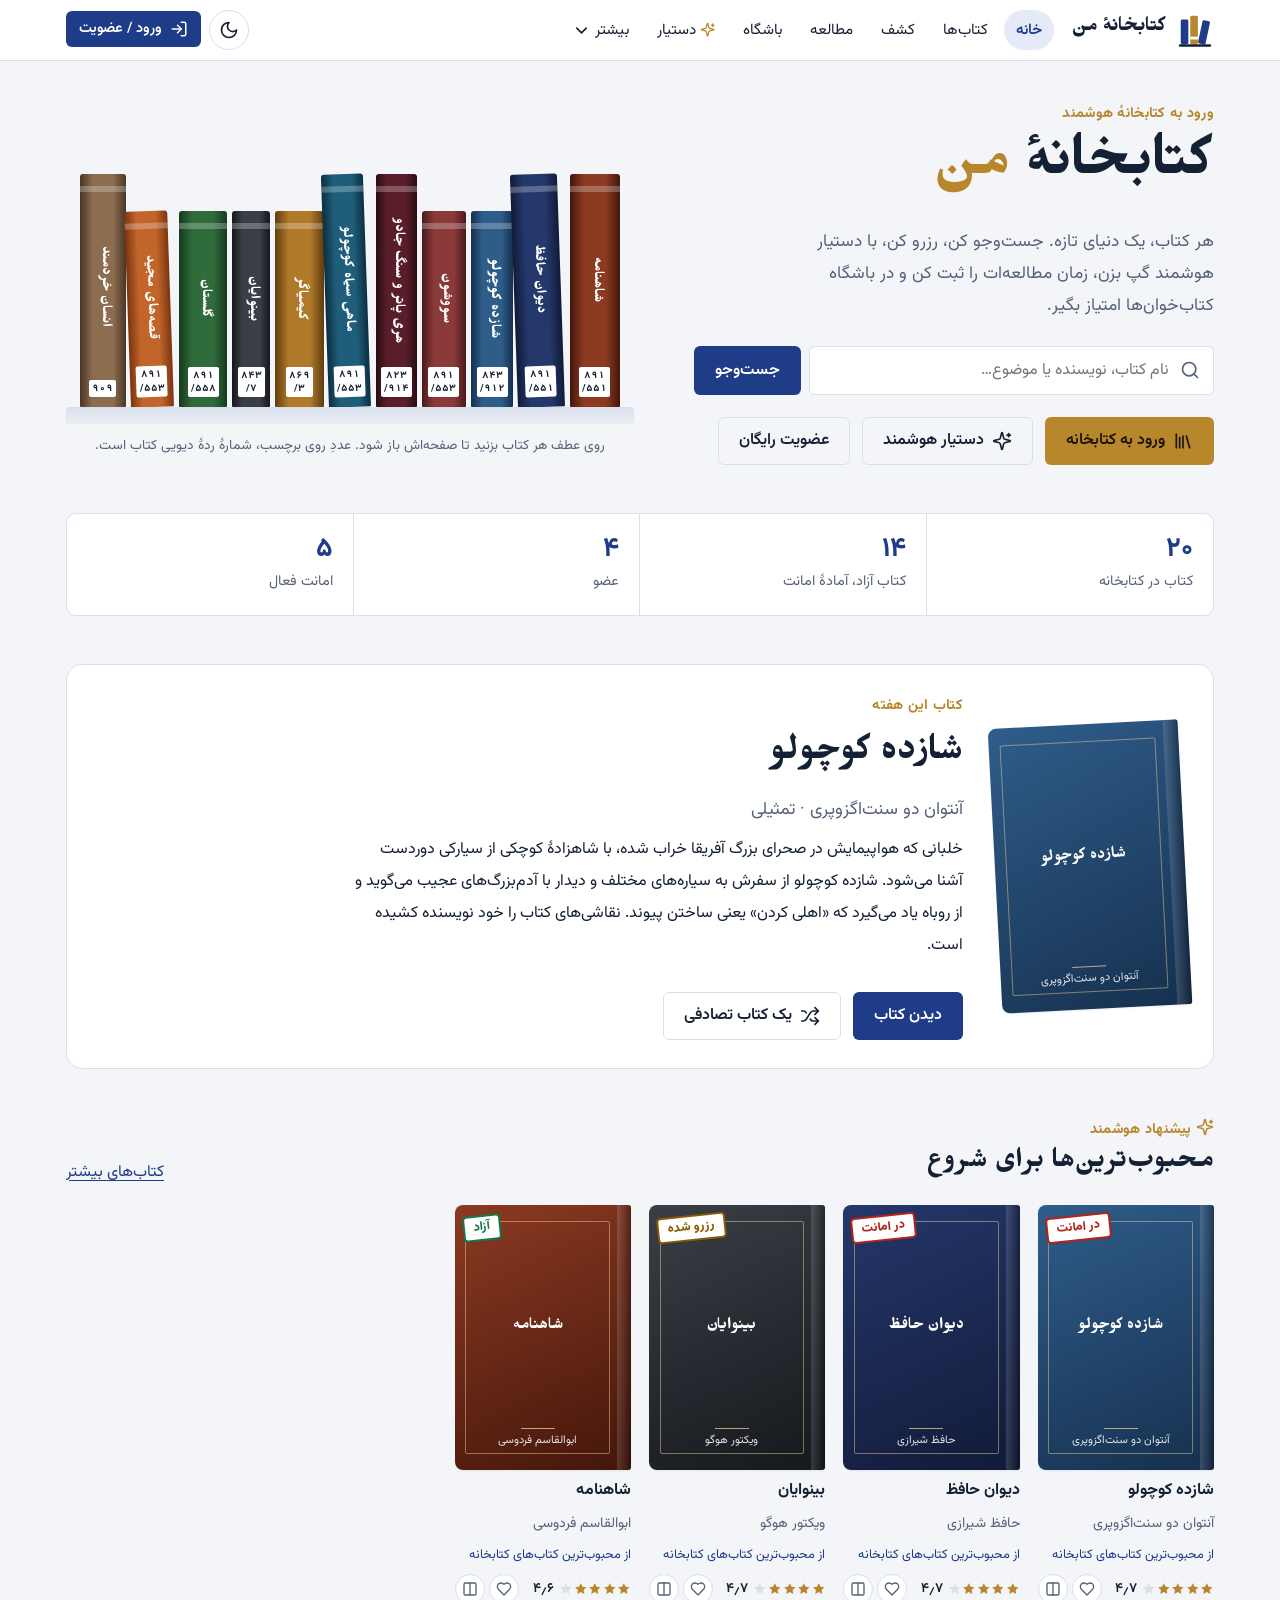
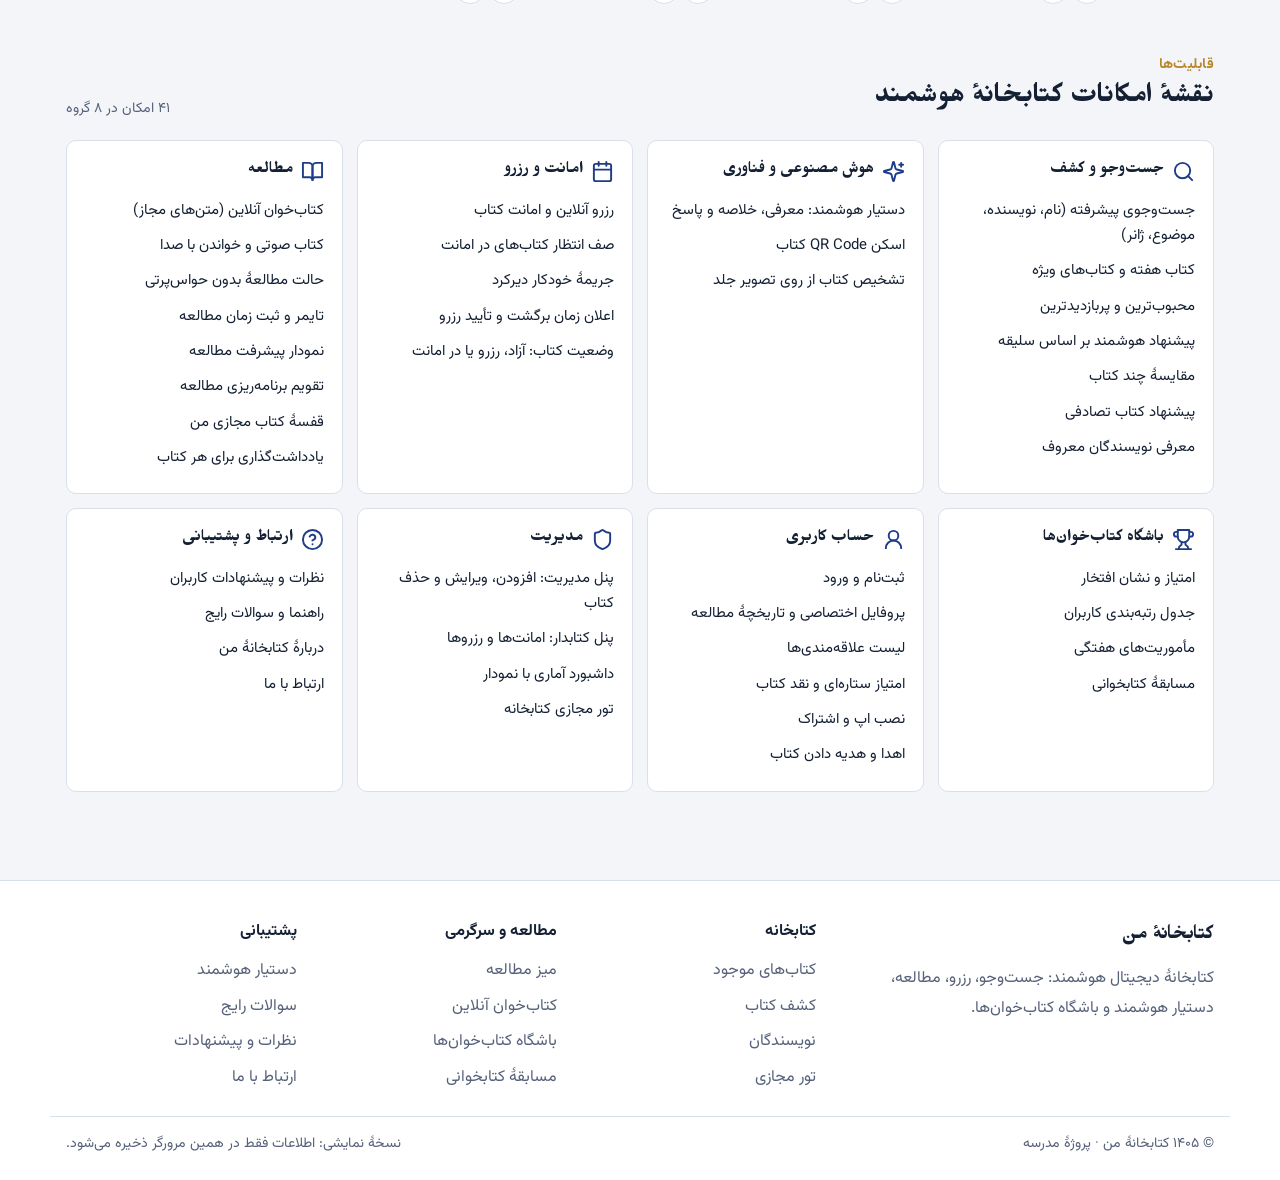
<file: library/index.html>
<!doctype html>
<html lang="fa" dir="rtl">
<head>
  <meta charset="utf-8">
  <title>کتابخانهٔ من</title>
  <meta name="viewport" content="width=device-width, initial-scale=1, viewport-fit=cover">
  <meta name="claude:viewport-fit-sides" content="cover">
  <meta name="description" content="کتابخانهٔ هوشمند من: جست‌وجو، رزرو و امانت کتاب، دستیار هوشمند، کتاب‌خوان آنلاین، تایمر مطالعه، باشگاه کتاب‌خوان‌ها و پنل مدیریت">
  <meta name="color-scheme" content="light dark">
  <script>
    /* تم ذخیره‌شده را قبل از نمایش صفحه اعمال می‌کنیم تا صفحه چشمک نزند */
    try {
      var savedTheme = localStorage.getItem('my-library-theme');
      if (savedTheme) {
        document.documentElement.setAttribute('data-theme', savedTheme);
        document.querySelector('meta[name="color-scheme"]').content = savedTheme;
      }
    } catch (e) {}
  </script>
  <link rel="preconnect" href="https://fonts.googleapis.com">
  <link rel="preconnect" href="https://fonts.gstatic.com" crossorigin>
  <link rel="stylesheet" href="https://fonts.googleapis.com/css2?family=Mirza:wght@500;700&family=Vazirmatn:wght@300..800&display=swap">
  <link rel="stylesheet" href="css/base.css">
  <link rel="stylesheet" href="css/components.css">
  <link rel="stylesheet" href="css/features.css">
  <link rel="stylesheet" href="css/features-2.css">
</head>
<body>
  <a class="skip-link" href="#view" data-action="skip-to-content">رفتن به محتوای اصلی</a>

  <!-- سربرگ سایت: لوگو، منو، اعلان‌ها و حساب کاربری -->
  <header class="site-header">
    <div class="header-inner">
      <a class="brand" href="#home" aria-label="کتابخانهٔ من، صفحهٔ اصلی">
        <svg class="brand-mark" viewBox="0 0 40 40" aria-hidden="true">
          <rect class="bm-a" x="5" y="9" width="8" height="26" rx="1.5"/>
          <rect class="bm-b" x="15" y="5" width="8" height="30" rx="1.5"/>
          <rect class="bm-a" x="25.5" y="10" width="8" height="25" rx="1.5" transform="rotate(12 29.5 22.5)"/>
          <rect class="bm-c" x="15" y="27" width="8" height="3"/>
          <rect class="bm-d" x="3" y="35" width="34" height="2.5" rx="1.25"/>
        </svg>
        <span class="brand-name">کتابخانهٔ من</span>
      </a>

      <button class="icon-btn menu-btn" type="button" aria-expanded="false" aria-controls="site-nav" data-action="toggle-menu">
        <span class="sr-only">منو</span>
        <span data-icon="menu"></span>
      </button>

      <nav id="site-nav" class="site-nav" aria-label="منوی اصلی">
        <a href="#home" data-nav="home">خانه</a>
        <a href="#books" data-nav="books">کتاب‌ها</a>
        <a href="#discover" data-nav="discover">کشف</a>
        <a href="#study" data-nav="study">مطالعه</a>
        <a href="#club" data-nav="club">باشگاه</a>
        <a href="#assistant" data-nav="assistant"><span data-icon="sparkles"></span> دستیار</a>
        <details class="nav-more">
          <summary>بیشتر <span data-icon="chevron"></span></summary>
          <div class="nav-more-list">
            <a href="#shelf" data-nav="shelf">قفسهٔ من</a>
            <a href="#authors" data-nav="authors">نویسندگان</a>
            <a href="#scan" data-nav="scan">اسکن QR و جلد</a>
            <a href="#tour" data-nav="tour">تور مجازی کتابخانه</a>
            <a href="#competition" data-nav="competition">مسابقهٔ کتابخوانی</a>
            <a href="#donate" data-nav="donate">اهدا و هدیه</a>
            <a href="#app" data-nav="app">اپ و اشتراک</a>
            <a href="#feedback" data-nav="feedback">نظرات و پیشنهادات</a>
            <a href="#help" data-nav="help">راهنما و پشتیبانی</a>
            <a href="#about" data-nav="about">دربارهٔ کتابخانهٔ من</a>
            <a href="#contact" data-nav="contact">ارتباط با ما</a>
            <a href="#librarian" data-nav="librarian" data-staff="staff" hidden>پنل کتابدار</a>
            <a href="#admin" data-nav="admin" data-staff="admin" hidden>پنل مدیریت</a>
          </div>
        </details>
      </nav>

      <div class="header-tools">
        <a class="icon-btn bell" id="bell" href="#notifications" hidden>
          <span data-icon="bell"></span><span class="bell-count" hidden></span>
        </a>
        <button class="icon-btn" type="button" data-action="toggle-theme" title="تغییر حالت روشن و تیره">
          <span class="sr-only">تغییر حالت روشن و تیره</span>
          <span data-icon="moon"></span>
        </button>
        <div id="account-slot"></div>
      </div>
    </div>
  </header>

  <!-- محتوای هر صفحه با جاوااسکریپت اینجا ساخته می‌شود -->
  <main id="view" class="view" tabindex="-1"></main>

  <!-- پانویس سایت -->
  <footer class="site-footer">
    <div class="footer-inner">
      <div class="footer-brand">
        <p class="footer-title">کتابخانهٔ من</p>
        <p>کتابخانهٔ دیجیتال هوشمند: جست‌وجو، رزرو، مطالعه، دستیار هوشمند و باشگاه کتاب‌خوان‌ها.</p>
      </div>
      <div class="footer-col">
        <p class="footer-head">کتابخانه</p>
        <a href="#books">کتاب‌های موجود</a>
        <a href="#discover">کشف کتاب</a>
        <a href="#authors">نویسندگان</a>
        <a href="#tour">تور مجازی</a>
      </div>
      <div class="footer-col">
        <p class="footer-head">مطالعه و سرگرمی</p>
        <a href="#study">میز مطالعه</a>
        <a href="#read">کتاب‌خوان آنلاین</a>
        <a href="#club">باشگاه کتاب‌خوان‌ها</a>
        <a href="#competition">مسابقهٔ کتابخوانی</a>
      </div>
      <div class="footer-col">
        <p class="footer-head">پشتیبانی</p>
        <a href="#assistant">دستیار هوشمند</a>
        <a href="#help">سوالات رایج</a>
        <a href="#feedback">نظرات و پیشنهادات</a>
        <a href="#contact">ارتباط با ما</a>
      </div>
    </div>
    <div class="footer-bottom">
      <p>© <span data-year></span> کتابخانهٔ من · پروژهٔ مدرسه</p>
      <p class="demo-note">نسخهٔ نمایشی: اطلاعات فقط در همین مرورگر ذخیره می‌شود.</p>
    </div>
  </footer>

  <!-- نوار مقایسه و تایمر شناور -->
  <div class="compare-tray" id="compare-tray" hidden></div>
  <a class="timer-pill" id="timer-pill" href="#study" hidden><span data-icon="clock"></span> <span data-timer-text></span></a>

  <!-- پنجرهٔ پیام (مودال) و اعلان‌های کوچک -->
  <dialog id="modal" class="modal" closedby="any" aria-labelledby="modal-title">
    <div id="modal-body"></div>
  </dialog>
  <div id="toasts" class="toasts" aria-live="polite"></div>

  <!-- ترتیب فایل‌ها مهم است: کتابخانه‌های QR، داده‌ها، منطق، ابزارها، صفحه‌ها و در آخر برنامهٔ اصلی -->
  <script src="js/vendor/qrcode.js"></script>
  <script src="js/vendor/jsQR.js"></script>
  <script src="js/data.js"></script>
  <script src="js/data-extra.js"></script>
  <script src="js/data-authors.js"></script>
  <script src="js/data-texts.js"></script>
  <script src="js/store.js"></script>
  <script src="js/store-plus.js"></script>
  <script src="js/ui.js"></script>
  <script src="js/charts.js"></script>
  <script src="js/media.js"></script>
  <script src="js/assistant.js"></script>
  <script src="js/pages/home.js"></script>
  <script src="js/pages/books.js"></script>
  <script src="js/pages/discover.js"></script>
  <script src="js/pages/authors.js"></script>
  <script src="js/pages/account.js"></script>
  <script src="js/pages/study.js"></script>
  <script src="js/pages/reader.js"></script>
  <script src="js/pages/club.js"></script>
  <script src="js/pages/shelf.js"></script>
  <script src="js/pages/scan.js"></script>
  <script src="js/pages/tour.js"></script>
  <script src="js/pages/competition.js"></script>
  <script src="js/pages/services.js"></script>
  <script src="js/pages/community.js"></script>
  <script src="js/pages/librarian.js"></script>
  <script src="js/pages/admin.js"></script>
  <script src="js/app.js"></script>
</body>
</html>
</file>
<file: library/css/base.css>
/* =========================================================
   base.css — رنگ‌ها، فونت‌ها و اجزای عمومی سایت
   (سربرگ، منو، پانویس، دکمه‌ها، فرم‌ها، پنجرهٔ پیام)
   ========================================================= */

/* چیدمان: مثل یک تالار مطالعه — ستون‌های راست‌به‌چپ، سربرگی شبیه تابلوی کتابخانه،
   و کتاب‌هایی که مثل شیء واقعی با برچسب عطف و مهر امانت کشیده شده‌اند */
:root {
  /* رنگ‌ها (حالت روشن) — لاجوردی و طلایی، از رنگ‌های تذهیب کتاب‌های قدیمی */
  --paper: #F3F5F9;        /* زمینهٔ صفحه */
  --card: #FFFFFF;         /* سطح کارت‌ها */
  --sunk: #E9EDF4;         /* زمینهٔ ورودی‌ها و برچسب‌ها */
  --ink: #142033;          /* رنگ متن */
  --ink-soft: #56617A;     /* متن کم‌رنگ */
  --rule: #D9E0EB;         /* خط‌ها و حاشیه‌ها */
  --lapis: #1F3C88;        /* رنگ اصلی: لاجوردی */
  --lapis-strong: #172E6B;
  --lapis-ink: #FFFFFF;    /* متن روی رنگ اصلی */
  --lapis-soft: #E4EAF8;
  --gold: #B8862B;         /* رنگ تأکید: طلایی (ستاره‌ها و تزئین) */
  --gold-soft: #F7EEDB;
  --free: #137A48;         /* وضعیت «آزاد» */
  --free-soft: #E1F3E9;
  --loan: #B42318;         /* وضعیت «در امانت» — رنگ مهر */
  --loan-soft: #FBE8E6;
  --hold: #8A5A00;         /* وضعیت «رزرو شده» */
  --hold-soft: #FBF1DD;
  --shadow-sm: 0 1px 2px rgb(20 32 51 / .07);
  --shadow: 0 1px 2px rgb(20 32 51 / .06), 0 10px 28px rgb(20 32 51 / .09);
  --backdrop: rgb(10 16 30 / .55);

  /* فونت‌ها: «میرزا» برای تیترها، «وزیرمتن» برای متن. اگر اینترنت نباشد Tahoma جایگزین می‌شود */
  --font-display: "Mirza", "Vazirmatn", Tahoma, serif;
  --font-ui: "Vazirmatn", Tahoma, "Segoe UI", sans-serif;

  --radius: 10px;
  --radius-sm: 6px;
  --maxw: 1180px;

  color-scheme: light dark;
  accent-color: var(--lapis);
}

/* حالت تیره (وقتی سیستم کاربر تیره است، مگر اینکه خودش حالت روشن را انتخاب کرده باشد) */
@media (prefers-color-scheme: dark) {
  :root:not([data-theme="light"]) {
    --paper: #0E1420; --card: #161F31; --sunk: #1C2740;
    --ink: #E7ECF5; --ink-soft: #A1ACC2; --rule: #26324A;
    --lapis: #86A6F7; --lapis-strong: #A9C0FA; --lapis-ink: #0E1420; --lapis-soft: #1C2A4D;
    --gold: #E2B75A; --gold-soft: #33290F;
    --free: #4FC48C; --free-soft: #12352A;
    --loan: #F28A7C; --loan-soft: #3B1C1A;
    --hold: #EBBE6A; --hold-soft: #352A12;
    --shadow-sm: 0 1px 2px rgb(0 0 0 / .35);
    --shadow: 0 1px 2px rgb(0 0 0 / .4), 0 12px 30px rgb(0 0 0 / .35);
    --backdrop: rgb(0 0 0 / .65);
    color-scheme: dark;
  }
}
/* حالت تیره‌ای که کاربر با دکمه انتخاب کرده */
:root[data-theme="dark"] {
  --paper: #0E1420; --card: #161F31; --sunk: #1C2740;
  --ink: #E7ECF5; --ink-soft: #A1ACC2; --rule: #26324A;
  --lapis: #86A6F7; --lapis-strong: #A9C0FA; --lapis-ink: #0E1420; --lapis-soft: #1C2A4D;
  --gold: #E2B75A; --gold-soft: #33290F;
  --free: #4FC48C; --free-soft: #12352A;
  --loan: #F28A7C; --loan-soft: #3B1C1A;
  --hold: #EBBE6A; --hold-soft: #352A12;
  --shadow-sm: 0 1px 2px rgb(0 0 0 / .35);
  --shadow: 0 1px 2px rgb(0 0 0 / .4), 0 12px 30px rgb(0 0 0 / .35);
  --backdrop: rgb(0 0 0 / .65);
  color-scheme: dark;
}
:root[data-theme="light"] { color-scheme: light; }

/* ---------- پایه ---------- */
*, *::before, *::after { box-sizing: border-box; }
html { direction: rtl; -webkit-text-size-adjust: 100%; }
body {
  margin: 0;
  background: var(--paper);
  color: var(--ink);
  font-family: var(--font-ui);
  font-size: 16px;
  line-height: 1.85;
  min-height: 100vh;
  display: flex;
  flex-direction: column;
}
/* نوار بالای صفحه در گوشی‌هایی که بریدگی دارند */
body::before {
  content: "";
  position: fixed;
  inset: 0 0 auto;
  height: env(safe-area-inset-top, 0px);
  z-index: 10;
  background: var(--card);
}
h1, h2, h3, h4 { font-family: var(--font-display); line-height: 1.4; margin: 0; text-wrap: balance; font-weight: 700; }
h1 { font-size: clamp(2rem, 4.5vw, 3.1rem); }
h2 { font-size: clamp(1.45rem, 3vw, 1.95rem); }
h3 { font-size: 1.25rem; }
p { margin: 0; }
section { min-width: 0; }   /* جدول‌های پهن داخل بخش‌ها، صفحه را از عرض بیرون نزنند */
a { color: var(--lapis); text-underline-offset: 4px; }
img, svg { max-width: 100%; }
button, input, select, textarea { font: inherit; color: inherit; }
:focus-visible { outline: 3px solid var(--lapis); outline-offset: 2px; border-radius: 4px; }
[hidden] { display: none !important; }
.sr-only {
  position: absolute; width: 1px; height: 1px; overflow: hidden;
  clip: rect(0 0 0 0); white-space: nowrap; margin: -1px; padding: 0; border: 0;
}
.skip-link {
  position: absolute; top: -100px; right: 16px; z-index: 50;
  background: var(--lapis); color: var(--lapis-ink); padding: 8px 14px; border-radius: var(--radius-sm);
}
.skip-link:focus { top: 12px; }
.icon { width: 1.25em; height: 1.25em; flex: none; vertical-align: -0.25em; }

/* ظرف وسط‌چین صفحه با فاصلهٔ کناری امن */
.wrap {
  max-width: var(--maxw);
  margin-inline: auto;
  padding-left: max(16px, env(safe-area-inset-left, 0px));
  padding-right: max(16px, env(safe-area-inset-right, 0px));
}

/* ---------- سربرگ ---------- */
.site-header {
  position: sticky;
  top: env(safe-area-inset-top, 0px);
  z-index: 20;
  background: var(--card);
  border-bottom: 1px solid var(--rule);
}
.header-inner {
  max-width: var(--maxw);
  margin-inline: auto;
  padding-left: max(16px, env(safe-area-inset-left, 0px));
  padding-right: max(16px, env(safe-area-inset-right, 0px));
  padding-block: 10px;
  display: flex;
  align-items: center;
  gap: 18px;
}
.brand { display: flex; align-items: center; gap: 10px; text-decoration: none; color: var(--ink); flex: none; }
.brand-mark { width: 38px; height: 38px; }
.brand-mark .bm-a { fill: var(--lapis); }
.brand-mark .bm-b { fill: var(--gold); }
.brand-mark .bm-c { fill: var(--card); }
.brand-mark .bm-d { fill: var(--ink); }
.brand-name { font-family: var(--font-display); font-weight: 700; font-size: 1.45rem; line-height: 1; }

.site-nav { display: flex; align-items: center; gap: 4px; flex: 1; }
.site-nav a, .nav-more summary {
  display: inline-flex; align-items: center; gap: 4px;
  padding: 6px 12px; border-radius: 999px;
  color: var(--ink); text-decoration: none; font-size: .95rem; cursor: pointer;
}
.site-nav a:hover, .nav-more summary:hover { background: var(--sunk); }
.site-nav a[aria-current="page"] { color: var(--lapis); background: var(--lapis-soft); font-weight: 600; }
.nav-more { position: relative; }
.nav-more summary { list-style: none; }
.nav-more summary::-webkit-details-marker { display: none; }
.nav-more[open] summary { background: var(--sunk); }
.nav-more.has-current > summary { color: var(--lapis); font-weight: 600; }
.nav-more-list {
  position: absolute; top: calc(100% + 8px); right: 0; z-index: 30;
  min-width: 220px; padding: 6px;
  display: grid; gap: 2px;
  background: var(--card); border: 1px solid var(--rule); border-radius: var(--radius);
  box-shadow: var(--shadow);
}
.nav-more-list a { border-radius: var(--radius-sm); }

.header-tools { display: flex; align-items: center; gap: 8px; margin-inline-start: auto; }
.icon-btn {
  display: inline-grid; place-items: center;
  width: 40px; height: 40px; border-radius: 999px;
  border: 1px solid var(--rule); background: var(--card); cursor: pointer;
}
.icon-btn:hover { background: var(--sunk); }
.menu-btn { display: none; }
.user-chip {
  display: inline-flex; align-items: center; gap: 8px;
  padding: 4px 4px 4px 12px; border-radius: 999px;
  border: 1px solid var(--rule); text-decoration: none; color: var(--ink); font-size: .92rem;
}
.user-chip:hover { background: var(--sunk); }
.avatar {
  display: inline-grid; place-items: center; flex: none;
  width: 32px; height: 32px; border-radius: 999px;
  background: var(--lapis); color: var(--lapis-ink); font-weight: 700;
}

/* منو در صفحه‌های کوچک */
@media (max-width: 980px) {
  .menu-btn { display: inline-grid; order: 3; }
  .header-tools { order: 2; }
  .site-nav {
    display: none;
    position: absolute; top: 100%; right: 0; left: 0;
    flex-direction: column; align-items: stretch; gap: 2px;
    padding: 10px max(16px, env(safe-area-inset-right, 0px)) 16px max(16px, env(safe-area-inset-left, 0px));
    background: var(--card); border-bottom: 1px solid var(--rule); box-shadow: var(--shadow);
  }
  .site-nav.open { display: flex; }
  .site-nav a, .nav-more summary { border-radius: var(--radius-sm); padding: 10px 12px; }
  .nav-more summary { display: none; }
  .nav-more-list { position: static; display: grid; padding: 0; border: 0; box-shadow: none; min-width: 0; background: transparent; }
  .user-chip .user-name { display: none; }
  .user-chip { padding: 3px; }
}
@media (max-width: 480px) {
  .login-label { display: none; }
  .brand-name { font-size: 1.25rem; }
  .header-inner { gap: 10px; }
}

/* ---------- محتوای اصلی و پانویس ---------- */
.view { flex: 1; outline: none; padding-block: 28px 64px; }
.site-footer { background: var(--card); border-top: 1px solid var(--rule); margin-top: 24px; }
.footer-inner {
  max-width: var(--maxw); margin-inline: auto;
  padding-left: max(16px, env(safe-area-inset-left, 0px));
  padding-right: max(16px, env(safe-area-inset-right, 0px));
  padding-block: 36px 24px;
  display: grid; grid-template-columns: 1.6fr repeat(3, 1fr); gap: 28px;
}
.footer-title { font-family: var(--font-display); font-size: 1.4rem; font-weight: 700; margin-bottom: 6px; }
.footer-brand p:last-child { color: var(--ink-soft); max-width: 36ch; }
.footer-col { display: grid; align-content: start; gap: 6px; }
.footer-head { font-weight: 700; margin-bottom: 4px; }
.footer-col a { color: var(--ink-soft); text-decoration: none; }
.footer-col a:hover { color: var(--lapis); text-decoration: underline; }
.footer-bottom {
  max-width: var(--maxw); margin-inline: auto;
  padding-left: max(16px, env(safe-area-inset-left, 0px));
  padding-right: max(16px, env(safe-area-inset-right, 0px));
  padding-block: 14px 22px;
  display: flex; flex-wrap: wrap; justify-content: space-between; gap: 8px;
  border-top: 1px solid var(--rule); color: var(--ink-soft); font-size: .88rem;
}
@media (max-width: 760px) {
  .footer-inner { grid-template-columns: 1fr 1fr; }
  .footer-brand { grid-column: 1 / -1; }
}

/* ---------- دکمه‌ها ---------- */
.btn {
  display: inline-flex; align-items: center; justify-content: center; gap: 8px;
  min-height: 44px; padding: 8px 20px;
  border: 1px solid transparent; border-radius: var(--radius-sm);
  background: var(--lapis); color: var(--lapis-ink);
  font-weight: 600; text-decoration: none; cursor: pointer;
  transition: background-color .15s, transform .15s;
}
.btn:hover { background: var(--lapis-strong); }
.btn:active { transform: translateY(1px); }
.btn:disabled { opacity: .5; cursor: not-allowed; }
.btn-ghost { background: transparent; color: var(--ink); border-color: var(--rule); }
.btn-ghost:hover { background: var(--sunk); }
.btn-gold { background: var(--gold); color: #1B1405; }
.btn-gold:hover { background: var(--gold); filter: brightness(1.08); }
.btn-danger { background: transparent; color: var(--loan); border-color: currentColor; }
.btn-danger:hover { background: var(--loan-soft); }
.btn-sm { min-height: 34px; padding: 4px 12px; font-size: .9rem; }
.btn-block { width: 100%; }
.link-btn { background: none; border: 0; padding: 0; color: var(--lapis); cursor: pointer; text-decoration: underline; text-underline-offset: 4px; }

/* ---------- فرم‌ها ---------- */
.form { display: grid; gap: 16px; }
.form-row { display: grid; grid-template-columns: 1fr 1fr; gap: 16px; }
@media (max-width: 600px) { .form-row { grid-template-columns: 1fr; } }
.field { display: grid; gap: 6px; min-width: 0; }
.field > label, .field-label { font-weight: 600; font-size: .95rem; }
.field .hint { color: var(--ink-soft); font-size: .85rem; }
.input, .select, .textarea {
  width: 100%; min-height: 46px; padding: 9px 14px;
  background: var(--card); border: 1.5px solid var(--rule); border-radius: var(--radius-sm);
}
.textarea { min-height: 120px; resize: vertical; line-height: 1.8; }
.input:focus, .select:focus, .textarea:focus { border-color: var(--lapis); outline: 3px solid var(--lapis-soft); outline-offset: 0; }
.input[dir="ltr"] { text-align: left; }
.error-msg { display: none; color: var(--loan); font-size: .87rem; }
/* پیام خطا فقط بعد از اینکه کاربر با فیلد کار کرد (یا فرم را فرستاد) نشان داده می‌شود */
.input:user-invalid, .select:user-invalid, .textarea:user-invalid,
.was-validated .input:invalid, .was-validated .select:invalid, .was-validated .textarea:invalid { border-color: var(--loan); }
.input:user-invalid ~ .error-msg, .select:user-invalid ~ .error-msg, .textarea:user-invalid ~ .error-msg,
.was-validated :invalid ~ .error-msg { display: block; }
.form-note { padding: 12px 14px; border-radius: var(--radius-sm); background: var(--gold-soft); font-size: .92rem; }
.form-note code { direction: ltr; unicode-bidi: isolate; font-family: Consolas, monospace; font-weight: 700; }

/* ---------- پنجرهٔ پیام (مودال) ---------- */
.modal {
  width: min(520px, calc(100vw - 32px)); max-height: calc(100dvh - 48px);
  padding: 0; border: 1px solid var(--rule); border-radius: 14px;
  background: var(--card); color: var(--ink); box-shadow: var(--shadow);
}
.modal::backdrop { background: var(--backdrop); }
.modal-inner { padding: 24px; display: grid; gap: 16px; }
.modal-head { display: flex; align-items: start; justify-content: space-between; gap: 12px; }
.modal-actions { display: flex; flex-wrap: wrap; gap: 10px; justify-content: flex-start; }
/* اگر مرورگر قدیمی باشد و dialog را نشناسد */
.modal.fallback-open { position: fixed; inset: 0; margin: auto; z-index: 60; height: fit-content; }

/* ---------- اعلان‌های کوچک ---------- */
.toasts {
  position: fixed; z-index: 70;
  bottom: calc(16px + env(safe-area-inset-bottom, 0px));
  left: max(16px, env(safe-area-inset-left, 0px));
  display: grid; gap: 8px; max-width: min(380px, calc(100vw - 32px));
}
.toast {
  display: flex; align-items: center; gap: 10px;
  padding: 12px 16px; border-radius: var(--radius-sm);
  background: var(--ink); color: var(--paper); box-shadow: var(--shadow);
  animation: toast-in .25s ease-out;
}
.toast.ok .icon { color: var(--free); }
.toast.bad .icon { color: var(--loan); }
@keyframes toast-in { from { transform: translateY(8px); opacity: 0; } to { transform: none; opacity: 1; } }

/* اگر کاربر «حرکت کمتر» را خواسته باشد، انیمیشن‌ها و جابه‌جایی‌ها خاموش می‌شوند */
@media (prefers-reduced-motion: reduce) {
  *, *::before, *::after { animation: none !important; transition: none !important; scroll-behavior: auto !important; }
}
</file>
<file: library/css/components.css>
/* =========================================================
   components.css — ظاهر بخش‌های مختلف صفحه‌ها
   (جلد کتاب، قفسه، کارت‌ها، مسابقه، اشتراک، مدیریت و ...)
   ========================================================= */

/* ---------- سرتیتر صفحه‌ها ---------- */
.page-head { display: grid; gap: 8px; margin-bottom: 28px; max-width: 70ch; }
.eyebrow { color: var(--gold); font-weight: 700; font-size: .9rem; letter-spacing: .02em; }
.lead { color: var(--ink-soft); font-size: 1.08rem; }
.section { margin-top: 48px; }
.section-head { display: flex; align-items: end; justify-content: space-between; gap: 12px; margin-bottom: 18px; flex-wrap: wrap; }
.muted { color: var(--ink-soft); }
.small { font-size: .88rem; }
.num { font-variant-numeric: tabular-nums; }
.panel { background: var(--card); border: 1px solid var(--rule); border-radius: var(--radius); padding: 22px; min-width: 0; }
.panel h2, .panel h3 { margin-bottom: 12px; }
.two-col { display: grid; grid-template-columns: minmax(0, 1.4fr) minmax(0, 1fr); gap: 24px; align-items: start; }
@media (max-width: 860px) { .two-col { grid-template-columns: minmax(0, 1fr); } }
.empty { padding: 32px 20px; text-align: center; color: var(--ink-soft); border: 1.5px dashed var(--rule); border-radius: var(--radius); display: grid; gap: 12px; justify-items: center; }
.breadcrumb { display: flex; gap: 8px; color: var(--ink-soft); font-size: .92rem; margin-bottom: 18px; flex-wrap: wrap; }
.breadcrumb a { color: var(--ink-soft); }

/* ---------- صفحهٔ اصلی: معرفی و قفسه ---------- */
.hero { display: grid; grid-template-columns: minmax(0, 1fr) minmax(0, 1.05fr); gap: 40px; align-items: center; padding-block: 12px 8px; }
.hero h1 { font-size: clamp(2.6rem, 6vw, 4.2rem); line-height: 1.25; }
.hero h1 .gold { color: var(--gold); }
.hero .lead { margin-top: 14px; max-width: 46ch; }
.hero-actions { display: flex; flex-wrap: wrap; gap: 12px; margin-top: 22px; }
.searchbar { display: flex; gap: 8px; margin-top: 24px; max-width: 520px; }
.searchbar .input-wrap { position: relative; flex: 1; min-width: 0; }
.searchbar .input-wrap .icon { position: absolute; right: 14px; top: 50%; transform: translateY(-50%); color: var(--ink-soft); pointer-events: none; }
.searchbar .input { padding-right: 44px; }
@media (max-width: 860px) { .hero { grid-template-columns: minmax(0, 1fr); } }

.shelf-wrap { min-width: 0; }
.shelf {
  display: flex; align-items: flex-end; justify-content: center; gap: 5px;
  height: 300px; padding-inline: 14px; overflow: hidden;
}
.shelf-board { height: 16px; border-radius: 3px; background: linear-gradient(var(--rule), var(--sunk)); box-shadow: var(--shadow-sm); }
.shelf-caption { margin-top: 10px; font-size: .85rem; color: var(--ink-soft); text-align: center; }
.spine {
  flex: 0 1 var(--w, 50px); min-width: 28px; height: var(--h, 240px);   /* اگر جا کم باشد، عطف‌ها کمی باریک‌تر می‌شوند */
  display: flex; flex-direction: column; align-items: center; justify-content: space-between; gap: 8px;
  padding: 12px 0 10px; border-radius: 3px 3px 1px 1px;
  background: linear-gradient(90deg, var(--c2), var(--c1) 28%, var(--c1) 72%, var(--c2));
  color: #FFFFFF; text-decoration: none;
  transform-origin: bottom center; transition: transform .2s ease;
}
.spine:hover, .spine:focus-visible { transform: translateY(-12px); }
.spine:nth-child(4n+2) { transform: rotate(-2deg); }
.spine:nth-child(4n+2):hover { transform: rotate(-2deg) translateY(-12px); }
.spine-title { writing-mode: vertical-rl; font-family: var(--font-display); font-weight: 700; font-size: 1rem; white-space: nowrap; overflow: hidden; text-overflow: ellipsis; min-height: 0; }
.spine-band { width: 100%; height: 6px; background: rgb(255 255 255 / .25); }
.call-label {                                   /* برچسب شمارهٔ رده، دو خطی مثل برچسب واقعی عطف */
  display: block; padding: 2px 3px; border-radius: 2px; max-width: calc(100% - 6px);
  background: #FFFFFF; color: #142033; text-align: center;
  font-size: .62rem; font-weight: 700; line-height: 1.35; white-space: nowrap; overflow: hidden;
  font-variant-numeric: tabular-nums; direction: ltr; unicode-bidi: isolate;
}
@media (max-width: 520px) { .shelf { height: 240px; } .spine { height: calc(var(--h, 240px) * .8); } .spine:nth-child(n+8) { display: none; } }

.stats { display: grid; grid-template-columns: repeat(4, minmax(0, 1fr)); gap: 0; margin-top: 40px; background: var(--card); border: 1px solid var(--rule); border-radius: var(--radius); }
.stat { padding: 18px 20px; border-inline-start: 1px solid var(--rule); }
.stat:first-child { border-inline-start: 0; }
.stat b { display: block; font-size: 1.7rem; font-family: var(--font-ui); font-weight: 700; color: var(--lapis); line-height: 1.3; }
.stat span { color: var(--ink-soft); font-size: .9rem; }
@media (max-width: 640px) { .stats { grid-template-columns: repeat(2, minmax(0, 1fr)); } .stat:nth-child(3) { border-inline-start: 0; } .stat:nth-child(n+3) { border-top: 1px solid var(--rule); } }

/* نقشهٔ قابلیت‌ها در صفحهٔ اصلی */
.feature-main { display: grid; grid-template-columns: repeat(4, minmax(0, 1fr)); gap: 14px; }
.feature-card {
  display: grid; gap: 8px; align-content: start; padding: 20px;
  background: var(--card); border: 1px solid var(--rule); border-radius: var(--radius);
  color: var(--ink); text-decoration: none; transition: border-color .15s, transform .15s;
}
.feature-card:hover { border-color: var(--lapis); transform: translateY(-2px); }
.feature-card .icon { width: 28px; height: 28px; color: var(--lapis); }
.feature-card b { font-size: 1.08rem; }
.feature-card span { color: var(--ink-soft); font-size: .9rem; line-height: 1.7; }
.feature-list { display: grid; grid-template-columns: repeat(5, minmax(0, 1fr)); gap: 8px; margin-top: 14px; }
.feature-link {
  display: flex; align-items: center; gap: 10px; padding: 12px 14px;
  border-radius: var(--radius-sm); background: var(--sunk); color: var(--ink); text-decoration: none; font-size: .95rem;
}
.feature-link:hover { background: var(--lapis-soft); color: var(--lapis); }
.feature-link .icon { color: var(--lapis); }
@media (max-width: 1000px) { .feature-list { grid-template-columns: repeat(2, minmax(0, 1fr)); } }
@media (max-width: 900px) { .feature-main { grid-template-columns: repeat(2, minmax(0, 1fr)); } }
@media (max-width: 520px) { .feature-list { grid-template-columns: minmax(0, 1fr); } }

/* ---------- جلد کتاب ---------- */
.cover {
  position: relative; aspect-ratio: 2 / 3; width: 100%; max-width: 100%;
  display: grid; grid-template-rows: 1fr auto; gap: 6px;
  padding: 16% 18% 11% 12%;
  border-radius: 8px 3px 3px 8px;               /* عطف کتاب سمت راست است */
  background: linear-gradient(155deg, var(--c1), var(--c2));
  color: #FFFFFF; overflow: hidden; text-align: center;
  box-shadow: var(--shadow-sm);
}
.cover::before {                                /* سایهٔ عطف */
  content: ""; position: absolute; inset-block: 0; right: 0; width: 8%;
  background: linear-gradient(90deg, rgb(255 255 255 / .14), rgb(0 0 0 / .3));
}
.cover::after {                                 /* قاب تزئینی طلایی */
  content: ""; position: absolute; inset: 6% 12% 6% 6%;
  border: 1px solid rgb(255 220 150 / .45); border-radius: 2px; pointer-events: none;
}
.cover-title { align-self: center; font-family: var(--font-display); font-weight: 700; font-size: 1.15rem; line-height: 1.5; text-wrap: balance; overflow-wrap: anywhere; }
.cover-foot { display: grid; gap: 4px; justify-items: center; }
.cover-orn { width: 34px; height: 1px; background: rgb(255 220 150 / .7); }
.cover-author { font-size: .7rem; opacity: .88; line-height: 1.5; }
.cover-lg .cover-title { font-size: 1.7rem; }
.cover-lg .cover-author { font-size: .9rem; }

/* ---------- کارت کتاب و فهرست کتاب‌ها ---------- */
.book-grid { display: grid; grid-template-columns: repeat(auto-fill, minmax(172px, 1fr)); gap: 26px 18px; }
.book-card { position: relative; display: grid; gap: 8px; align-content: start; color: var(--ink); text-decoration: none; min-width: 0; }
.book-card .cover { transition: transform .2s ease, box-shadow .2s ease; }
.book-card:hover .cover { transform: translateY(-4px); box-shadow: var(--shadow); }
.book-card-title { font-weight: 700; line-height: 1.6; }
.book-card-author { color: var(--ink-soft); font-size: .88rem; }
.book-card-meta { display: flex; align-items: center; justify-content: space-between; gap: 6px; flex-wrap: wrap; }
.stamp {
  display: inline-block; padding: 0 9px; border: 2px solid currentColor; border-radius: 4px;
  font-size: .78rem; font-weight: 800; line-height: 1.75; white-space: nowrap;
  color: var(--free); background: var(--card);
}
.stamp.loan { color: var(--loan); }
.book-card .stamp { position: absolute; top: 10px; left: 8px; transform: rotate(-6deg); box-shadow: var(--shadow-sm); }
.stars { display: inline-flex; align-items: center; gap: 1px; color: var(--gold); font-size: .85rem; }
.stars .icon { width: 1em; height: 1em; }
.stars .off { color: var(--rule); }
.stars b { color: var(--ink); margin-inline-start: 4px; font-weight: 600; }
.chip-badge { display: inline-block; padding: 0 8px; border-radius: 999px; background: var(--gold-soft); color: var(--ink); font-size: .78rem; line-height: 1.9; }

.toolbar { display: grid; gap: 14px; margin-bottom: 26px; padding: 16px; background: var(--card); border: 1px solid var(--rule); border-radius: var(--radius); }
.toolbar-row { display: flex; flex-wrap: wrap; gap: 10px; align-items: center; }
.toolbar .searchbar { margin: 0; max-width: none; flex: 1 1 320px; }
.toolbar .select { width: auto; min-width: 150px; }
.chips { display: flex; flex-wrap: wrap; gap: 8px; }
.chip {
  padding: 4px 14px; border-radius: 999px; border: 1px solid var(--rule);
  background: var(--card); cursor: pointer; font-size: .9rem; line-height: 1.8;
}
.chip:hover { border-color: var(--lapis); }
.chip[aria-pressed="true"] { background: var(--lapis); color: var(--lapis-ink); border-color: var(--lapis); }
.result-count { color: var(--ink-soft); font-size: .92rem; }
mark { background: var(--gold-soft); color: inherit; border-radius: 3px; padding: 0 2px; }

/* ---------- صفحهٔ کتاب ---------- */
.book-page { display: grid; grid-template-columns: minmax(0, 280px) minmax(0, 1fr); gap: 40px; align-items: start; }
.book-side { display: grid; gap: 16px; position: sticky; top: 90px; }
.book-info { display: grid; gap: 20px; min-width: 0; }
.book-info h1 { font-size: clamp(2rem, 4vw, 2.8rem); }
.byline { font-size: 1.1rem; color: var(--ink-soft); }
.byline b { color: var(--ink); }
.meta-list { display: grid; grid-template-columns: repeat(auto-fit, minmax(150px, 1fr)); gap: 0; margin: 0; border: 1px solid var(--rule); border-radius: var(--radius); background: var(--card); }
.meta-list div { padding: 12px 16px; border-bottom: 1px solid var(--rule); }
.meta-list dt { color: var(--ink-soft); font-size: .82rem; }
.meta-list dd { margin: 0; font-weight: 600; }
.status-panel { display: grid; gap: 12px; padding: 18px; border-radius: var(--radius); border: 1.5px solid var(--free); background: var(--free-soft); }
.status-panel.loan { border-color: var(--loan); background: var(--loan-soft); }
.status-panel .status-line { display: flex; align-items: center; gap: 10px; flex-wrap: wrap; }
.status-panel .stamp { font-size: .95rem; transform: rotate(-3deg); }
.rate-box { display: flex; flex-wrap: wrap; align-items: center; gap: 14px; }
.rating-big { font-family: var(--font-display); font-size: 2.4rem; line-height: 1; color: var(--ink); }
.star-input { display: inline-flex; flex-direction: row-reverse; gap: 2px; }
.star-input button { background: none; border: 0; padding: 2px; cursor: pointer; color: var(--rule); }
.star-input button .icon { width: 28px; height: 28px; }
.star-input button.on { color: var(--gold); }
.star-input button:hover, .star-input button:hover ~ button { color: var(--gold); }
.prose { max-width: 68ch; line-height: 2; }
.book-actions { display: flex; flex-wrap: wrap; gap: 10px; }

/* برگهٔ تاریخ برگشت (مثل برگه‌ای که پشت کتاب‌های کتابخانه چسبانده می‌شود) */
.due-slip { background: var(--card); border: 1px solid var(--rule); border-radius: 4px; padding: 14px 16px 10px; box-shadow: var(--shadow-sm); }
.due-slip-head { font-weight: 700; font-size: .9rem; text-align: center; padding-bottom: 6px; border-bottom: 2px solid var(--ink); }
.due-slip ol { list-style: none; margin: 0; padding: 0; }
.due-slip li { display: flex; justify-content: space-between; gap: 8px; padding: 5px 2px; border-bottom: 1px solid var(--rule); font-size: .85rem; min-height: 32px; }
.due-slip li span:last-child { color: var(--loan); font-weight: 700; transform: rotate(-2deg); font-variant-numeric: tabular-nums; }
@media (max-width: 760px) {
  .book-page { grid-template-columns: 1fr; }
  .book-side { position: static; grid-template-columns: 160px minmax(0, 1fr); align-items: start; }
}

/* نظرها */
.comments { display: grid; gap: 12px; }
.comment { display: grid; grid-template-columns: auto minmax(0, 1fr); gap: 12px; padding: 14px; background: var(--card); border: 1px solid var(--rule); border-radius: var(--radius); }
.comment-head { display: flex; flex-wrap: wrap; align-items: center; gap: 8px 12px; }
.comment-head b { font-weight: 700; }
.comment p { margin-top: 4px; overflow-wrap: anywhere; }

/* ---------- زبانه‌ها ---------- */
.tabs { display: flex; gap: 4px; padding: 4px; background: var(--sunk); border-radius: 999px; width: fit-content; max-width: 100%; overflow-x: auto; margin-bottom: 22px; }
.tab { padding: 6px 18px; border: 0; border-radius: 999px; background: transparent; cursor: pointer; white-space: nowrap; text-decoration: none; color: var(--ink); }
.tab[aria-selected="true"] { background: var(--card); color: var(--lapis); font-weight: 700; box-shadow: var(--shadow-sm); }

/* ---------- حساب کاربری: کارت عضویت ---------- */
.member-card {
  position: relative; display: grid; gap: 14px; padding: 22px; overflow: hidden;
  border-radius: 14px; color: #FFFFFF;
  background: linear-gradient(135deg, #1F3C88, #0E1E4A);
}
.member-card::after { content: ""; position: absolute; left: -40px; bottom: -60px; width: 200px; height: 200px; border-radius: 50%; border: 18px solid rgb(226 183 90 / .25); }
.member-card .mc-top { display: flex; justify-content: space-between; gap: 10px; align-items: center; }
.member-card .mc-name { font-family: var(--font-display); font-size: 1.6rem; font-weight: 700; }
.member-card .mc-no { font-variant-numeric: tabular-nums; letter-spacing: .08em; direction: ltr; text-align: right; }
.member-card .mc-plan { display: inline-block; padding: 2px 12px; border-radius: 999px; background: #E2B75A; color: #1B1405; font-weight: 700; font-size: .85rem; }
.loan-list { display: grid; gap: 10px; }
.loan-row { display: grid; grid-template-columns: 54px minmax(0, 1fr) auto; gap: 14px; align-items: center; padding: 12px; background: var(--card); border: 1px solid var(--rule); border-radius: var(--radius); }
.loan-row .cover { padding: 6px; border-radius: 4px 2px 2px 4px; }
.loan-row .cover-title, .loan-row .cover-author, .loan-row .cover-orn { display: none; }
.days-left { font-weight: 700; color: var(--free); }
.days-left.late { color: var(--loan); }
@media (max-width: 520px) { .loan-row { grid-template-columns: 44px minmax(0, 1fr); } .loan-row .btn { grid-column: 1 / -1; } }

/* ---------- مسابقه ---------- */
.contest-band { display: grid; grid-template-columns: minmax(0, 1.3fr) minmax(0, 1fr); gap: 24px; align-items: center; padding: 28px; border-radius: 14px; background: var(--lapis-soft); border: 1px solid var(--rule); }
.contest-band h1 { color: var(--lapis); }
.prize-list { display: grid; gap: 8px; margin: 0; padding: 0; list-style: none; }
.prize-list li { display: flex; align-items: center; gap: 10px; padding: 10px 14px; background: var(--card); border-radius: var(--radius-sm); }
.medal { display: inline-grid; place-items: center; width: 30px; height: 30px; border-radius: 50%; font-weight: 800; background: var(--gold); color: #1B1405; flex: none; }
.steps { display: grid; grid-template-columns: repeat(3, minmax(0, 1fr)); gap: 14px; counter-reset: step; }
.step { padding: 18px; background: var(--card); border: 1px solid var(--rule); border-radius: var(--radius); }
.step b { display: block; margin-bottom: 4px; }
@media (max-width: 760px) { .contest-band, .steps { grid-template-columns: minmax(0, 1fr); } }
.quiz { display: grid; gap: 16px; }
.progress { height: 8px; border-radius: 999px; background: var(--sunk); overflow: hidden; }
.progress span { display: block; height: 100%; background: var(--gold); border-radius: inherit; transition: width .3s; }
.quiz-q { font-size: 1.2rem; font-weight: 700; line-height: 1.8; }
.quiz-options { display: grid; grid-template-columns: 1fr 1fr; gap: 10px; }
@media (max-width: 560px) { .quiz-options { grid-template-columns: 1fr; } }
.quiz-option {
  padding: 12px 16px; text-align: right; cursor: pointer;
  background: var(--card); border: 1.5px solid var(--rule); border-radius: var(--radius-sm);
}
.quiz-option:hover:not(:disabled) { border-color: var(--lapis); }
.quiz-option.correct { border-color: var(--free); background: var(--free-soft); font-weight: 700; }
.quiz-option.wrong { border-color: var(--loan); background: var(--loan-soft); }
.quiz-option:disabled { cursor: default; }
.score-big { font-family: var(--font-display); font-size: 3rem; color: var(--lapis); line-height: 1.2; }

/* ---------- جدول‌ها (جدول امتیاز و مدیریت) ---------- */
.table-wrap { overflow-x: auto; border: 1px solid var(--rule); border-radius: var(--radius); background: var(--card); }
.table { width: 100%; border-collapse: collapse; font-size: .94rem; }
.table th, .table td { padding: 11px 14px; text-align: right; border-bottom: 1px solid var(--rule); white-space: nowrap; }
.table th { background: var(--sunk); font-weight: 700; font-size: .86rem; }
.table tr:last-child td { border-bottom: 0; }
.table tr.me td { background: var(--gold-soft); }
.table td.wrap-cell { white-space: normal; min-width: 220px; }

/* ---------- نظرات و پیشنهادات ---------- */
.fb-list { display: grid; gap: 12px; }
.fb-item { display: grid; gap: 8px; padding: 16px; background: var(--card); border: 1px solid var(--rule); border-radius: var(--radius); }
.fb-top { display: flex; flex-wrap: wrap; align-items: center; gap: 8px 12px; }
.fb-type { padding: 0 10px; border-radius: 999px; background: var(--lapis-soft); color: var(--lapis); font-size: .82rem; font-weight: 700; line-height: 1.9; }
.fb-status { font-size: .82rem; color: var(--ink-soft); }
.fb-status.done { color: var(--free); font-weight: 700; }
.fb-item p { overflow-wrap: anywhere; }
.fb-actions { display: flex; flex-wrap: wrap; gap: 8px; align-items: center; }
.like-btn { display: inline-flex; align-items: center; gap: 6px; padding: 3px 12px; border-radius: 999px; border: 1px solid var(--rule); background: var(--card); cursor: pointer; font-size: .88rem; }
.like-btn[aria-pressed="true"] { color: var(--loan); border-color: var(--loan); background: var(--loan-soft); }

/* ---------- سوالات رایج ---------- */
.faq-list { display: grid; gap: 10px; }
.faq { background: var(--card); border: 1px solid var(--rule); border-radius: var(--radius); }
.faq summary { display: flex; justify-content: space-between; align-items: center; gap: 12px; padding: 15px 18px; cursor: pointer; font-weight: 700; list-style: none; }
.faq summary::-webkit-details-marker { display: none; }
.faq summary .icon { transition: transform .2s; color: var(--lapis); }
.faq[open] summary .icon { transform: rotate(180deg); }
.faq .faq-a { padding: 0 18px 16px; color: var(--ink-soft); line-height: 2; }

/* ---------- اپ و اشتراک ---------- */
.app-band { display: grid; grid-template-columns: minmax(0, 1fr) auto; gap: 36px; align-items: center; }
.phone {
  width: 220px; aspect-ratio: 9 / 18.5; padding: 10px; border-radius: 34px;
  background: #0B1222; box-shadow: var(--shadow);
}
.phone-screen { height: 100%; border-radius: 26px; background: var(--paper); overflow: hidden; display: grid; grid-template-rows: auto 1fr auto; }
.phone-bar { padding: 14px 14px 8px; font-family: var(--font-display); font-weight: 700; color: var(--lapis); font-size: 1.05rem; }
.phone-books { display: grid; grid-template-columns: 1fr 1fr; gap: 8px; padding: 0 12px; align-content: start; }
.phone-books .cover { padding: 10px 14% 8px 8%; }
.phone-books .cover-title { font-size: .62rem; }
.phone-books .cover-author, .phone-books .cover-orn { display: none; }
.phone-tabs { display: flex; justify-content: space-around; padding: 10px; border-top: 1px solid var(--rule); color: var(--ink-soft); }
.phone-tabs .icon:first-child { color: var(--lapis); }
.install-steps { margin: 0; padding-inline-start: 22px; display: grid; gap: 6px; }
@media (max-width: 760px) { .app-band { grid-template-columns: 1fr; justify-items: center; } }
.plans { display: grid; grid-template-columns: repeat(4, minmax(0, 1fr)); gap: 14px; }
@media (max-width: 1000px) { .plans { grid-template-columns: 1fr 1fr; } }
@media (max-width: 540px) { .plans { grid-template-columns: 1fr; } }
.plan { position: relative; display: grid; gap: 12px; align-content: start; padding: 22px; background: var(--card); border: 1.5px solid var(--rule); border-radius: var(--radius); }
.plan.featured { border-color: var(--gold); }
.plan.current { border-color: var(--lapis); box-shadow: 0 0 0 3px var(--lapis-soft); }
.plan-flag { position: absolute; top: -12px; right: 18px; padding: 0 10px; border-radius: 999px; background: var(--gold); color: #1B1405; font-size: .8rem; font-weight: 700; line-height: 1.9; }
.plan-price { font-family: var(--font-display); font-size: 1.7rem; font-weight: 700; color: var(--lapis); line-height: 1.3; }
.plan-price small { font-family: var(--font-ui); font-size: .85rem; color: var(--ink-soft); font-weight: 400; }
.plan ul { margin: 0; padding: 0; list-style: none; display: grid; gap: 6px; font-size: .93rem; }
.plan li { display: flex; gap: 8px; align-items: start; }
.plan li .icon { color: var(--free); margin-top: 4px; }
.install-progress { display: grid; gap: 10px; }

/* ---------- اهدا و هدیه ---------- */
.gift-card {
  position: relative; display: grid; gap: 12px; padding: 26px; overflow: hidden;
  border-radius: 14px; background: var(--gold-soft); border: 2px dashed var(--gold); color: var(--ink);
}
.gift-card h3 { font-size: 1.5rem; color: var(--lapis); }
.gift-card .gift-book { display: grid; grid-template-columns: 70px minmax(0, 1fr); gap: 14px; align-items: center; }
.gift-card .cover { padding: 8px 14% 6px 8%; }
.gift-card .cover-title { font-size: .58rem; }
.gift-card .cover-author, .gift-card .cover-orn { display: none; }
.gift-msg { padding: 12px 14px; background: var(--card); border-radius: var(--radius-sm); font-style: italic; overflow-wrap: anywhere; }
.gift-code { font-family: Consolas, monospace; font-weight: 700; letter-spacing: .12em; direction: ltr; unicode-bidi: isolate; }

/* ---------- ارتباط با ما و درباره ---------- */
.contact-list { display: grid; gap: 12px; }
.contact-item { display: grid; grid-template-columns: 44px minmax(0, 1fr) auto; gap: 12px; align-items: center; padding: 14px; background: var(--card); border: 1px solid var(--rule); border-radius: var(--radius); }
.contact-item > .icon { width: 44px; height: 44px; padding: 10px; border-radius: 50%; background: var(--lapis-soft); color: var(--lapis); }
.contact-item .value { font-weight: 700; overflow-wrap: anywhere; }
.ltr { direction: ltr; unicode-bidi: isolate; display: inline-block; }
.values { display: grid; grid-template-columns: repeat(3, minmax(0, 1fr)); gap: 14px; }
@media (max-width: 760px) { .values { grid-template-columns: 1fr; } }
.value-card { padding: 20px; background: var(--card); border: 1px solid var(--rule); border-radius: var(--radius); display: grid; gap: 6px; }
.value-card .icon { width: 30px; height: 30px; color: var(--gold); }
.hours { width: 100%; border-collapse: collapse; }
.hours td { padding: 8px 0; border-bottom: 1px dashed var(--rule); }
.hours td:last-child { text-align: left; font-variant-numeric: tabular-nums; }

/* ---------- مدیریت ---------- */
.admin-stats { display: grid; grid-template-columns: repeat(auto-fit, minmax(150px, 1fr)); gap: 12px; margin-bottom: 26px; }
.admin-stat { padding: 16px; background: var(--card); border: 1px solid var(--rule); border-radius: var(--radius); }
.admin-stat b { display: block; font-family: var(--font-ui); font-weight: 700; font-size: 1.6rem; color: var(--lapis); line-height: 1.4; }
.admin-note { padding: 14px 16px; border-radius: var(--radius); background: var(--gold-soft); margin-bottom: 20px; }

/* ---------- چاپ کارت هدیه (فقط وقتی فایل مستقیم باز شده) ---------- */
@media print {
  body * { visibility: hidden; }
  .print-area, .print-area * { visibility: visible; }
  .print-area { position: absolute; top: 0; right: 0; left: 0; }
}
</file>
<file: library/css/features.css>
/* =========================================================
   features.css — ظاهر امکانات هوشمند (بخش ۱)
   کارت کتاب، جست‌وجوی پیشرفته، کشف، مقایسه، نویسندگان، دستیار، نمودار و میز مطالعه
   ========================================================= */

/* ---------- کارت کتاب و دکمه‌های کوچک ---------- */
.book-card-link { display: grid; gap: 8px; color: inherit; text-decoration: none; }
.book-card-link:focus-visible { outline-offset: 4px; }
.book-card-note { font-size: .8rem; line-height: 1.6; color: var(--lapis); }
.book-card-actions { display: inline-flex; align-items: center; gap: 4px; }
.mini-btn {
  display: inline-grid; place-items: center; width: 30px; height: 30px; padding: 0;
  border-radius: 999px; border: 1px solid var(--rule); background: var(--card); color: var(--ink-soft); cursor: pointer;
}
.mini-btn:hover { color: var(--lapis); border-color: var(--lapis); }
.mini-btn .icon { width: 16px; height: 16px; }
.mini-btn[aria-pressed="true"] { color: var(--lapis); border-color: var(--lapis); background: var(--lapis-soft); }
.fav-btn[aria-pressed="true"] { color: var(--loan); border-color: var(--loan); background: var(--loan-soft); }
.fav-btn[aria-pressed="true"] svg { fill: currentColor; }
.stamp.reserved { color: var(--hold); }
.status-panel.reserved { border-color: var(--hold); background: var(--hold-soft); }

/* ---------- جست‌وجوی پیشرفته ---------- */
.advanced { border-top: 1px solid var(--rule); padding-top: 10px; }
.advanced summary { display: inline-flex; align-items: center; gap: 6px; cursor: pointer; font-weight: 600; color: var(--lapis); list-style: none; }
.advanced summary::-webkit-details-marker { display: none; }
.advanced-grid { display: grid; grid-template-columns: repeat(4, minmax(0, 1fr)); gap: 12px; margin: 12px 0 6px; }
@media (max-width: 860px) { .advanced-grid { grid-template-columns: repeat(2, minmax(0, 1fr)); } }
@media (max-width: 480px) { .advanced-grid { grid-template-columns: minmax(0, 1fr); } }

/* ---------- صفحهٔ کتاب: QR، خلاصه، قفسه و یادداشت ---------- */
.qr-card { display: grid; grid-template-columns: 112px minmax(0, 1fr); gap: 12px; align-items: center; padding: 12px; background: var(--card); border: 1px solid var(--rule); border-radius: var(--radius); }
.qr-card .qr { border-radius: 6px; max-width: 100%; height: auto; }
.summary-box { margin-top: 14px; padding: 16px 18px; border-radius: var(--radius); background: var(--lapis-soft); }
.summary-box .eyebrow { display: flex; align-items: center; gap: 6px; color: var(--lapis); }
.shelf-panel { display: grid; grid-template-columns: minmax(0, 1fr) minmax(0, 1.2fr); gap: 16px; align-items: end; }
@media (max-width: 600px) { .shelf-panel { grid-template-columns: minmax(0, 1fr); } }
input[type="range"] { width: 100%; accent-color: var(--lapis); }
.notes { display: grid; gap: 12px; }
.note-form { display: flex; gap: 8px; }
.note-form .input { flex: 1; min-width: 0; }
.note-list { list-style: none; margin: 0; padding: 0; display: grid; gap: 8px; }
.note-list li { display: flex; flex-wrap: wrap; align-items: baseline; gap: 4px 12px; padding: 10px 14px; border-radius: var(--radius-sm); background: var(--gold-soft); }
.note-list li p { flex: 1 1 100%; overflow-wrap: anywhere; }
.admin-actions { padding: 10px; border: 1px dashed var(--rule); border-radius: var(--radius); }

/* ---------- کتاب هفته، رتبه‌ها و ژانرها ---------- */
.week-band { display: grid; grid-template-columns: 190px minmax(0, 1fr); gap: 32px; align-items: center; padding: 28px; border-radius: 16px; background: var(--card); border: 1px solid var(--rule); }
.week-band h2 { font-size: clamp(1.8rem, 4vw, 2.6rem); }
.week-text { display: grid; gap: 8px; min-width: 0; }
.week-cover { width: 100%; max-width: 190px; transform: rotate(-3deg); }
@media (max-width: 640px) { .week-band { grid-template-columns: minmax(0, 1fr); justify-items: center; } .week-cover { max-width: 150px; } }
.rank-grid { display: grid; grid-template-columns: repeat(3, minmax(0, 1fr)); gap: 14px; }
@media (max-width: 860px) { .rank-grid { grid-template-columns: minmax(0, 1fr); } }
.rank-grid h3 { display: flex; align-items: center; gap: 6px; }
.rank-list { list-style: none; margin: 0; padding: 0; display: grid; }
.rank-list li { display: grid; grid-template-columns: 30px minmax(0, 1fr) auto; gap: 8px; align-items: center; padding: 7px 0; border-bottom: 1px solid var(--rule); }
.rank-list li:last-child { border-bottom: 0; }
.rank { display: inline-grid; place-items: center; width: 26px; height: 26px; border-radius: 50%; background: var(--sunk); font-weight: 700; font-size: .85rem; }
.genre-grid { display: grid; grid-template-columns: repeat(auto-fill, minmax(150px, 1fr)); gap: 10px; }
.genre-tile { display: grid; gap: 2px; padding: 16px; text-align: right; border-radius: var(--radius); border: 1px solid var(--rule); background: var(--card); cursor: pointer; }
.genre-tile:hover { border-color: var(--lapis); background: var(--lapis-soft); }
.genre-tile b { font-family: var(--font-display); font-size: 1.15rem; }

/* ---------- کتاب تصادفی ---------- */
.shuffle-deck { display: flex; justify-content: center; height: 190px; padding-top: 18px; }
.shuffle-deck .cover { width: 110px; flex: none; animation: deck-shuffle .3s ease-in-out infinite alternate; }
.shuffle-deck .cover:nth-child(2) { margin-inline: -34px; z-index: 1; animation-delay: .1s; }
.shuffle-deck .cover:nth-child(3) { animation-delay: .2s; }
@keyframes deck-shuffle { from { transform: translateY(0) rotate(-6deg); } to { transform: translateY(-18px) rotate(6deg); } }
.random-book { display: grid; grid-template-columns: 110px minmax(0, 1fr); gap: 16px; align-items: center; color: var(--ink); text-decoration: none; }
.random-result { animation: pop-in .35s ease-out; }
@keyframes pop-in { from { transform: scale(.94); opacity: 0; } to { transform: none; opacity: 1; } }

/* ---------- مقایسه، نوار مقایسه و تایمر شناور ---------- */
.compare-table th[scope="row"] { background: var(--sunk); width: 130px; }
.compare-table td, .compare-table th { white-space: normal; vertical-align: top; min-width: 140px; }
.compare-head { display: grid; gap: 6px; justify-items: center; color: var(--ink); text-decoration: none; }
.compare-head .cover { width: 76px; padding: 8px 14% 6px 8%; }
.compare-head .cover-title { font-size: .6rem; }
.compare-head .cover-foot { display: none; }
.compare-table td.best { font-weight: 800; color: var(--free); }
.compare-tray {
  position: fixed; z-index: 40; bottom: calc(16px + env(safe-area-inset-bottom, 0px)); right: max(16px, env(safe-area-inset-right, 0px));
  display: flex; flex-wrap: wrap; align-items: center; gap: 10px; max-width: calc(100vw - 32px);
  padding: 8px 14px; border-radius: 999px; background: var(--card); border: 1px solid var(--rule); box-shadow: var(--shadow);
}
.compare-tray span { display: inline-flex; align-items: center; gap: 6px; font-weight: 600; }
.timer-pill {
  position: fixed; z-index: 40; bottom: calc(76px + env(safe-area-inset-bottom, 0px)); right: max(16px, env(safe-area-inset-right, 0px));
  display: inline-flex; align-items: center; gap: 6px; padding: 8px 16px; border-radius: 999px;
  background: var(--lapis); color: var(--lapis-ink); text-decoration: none; font-weight: 700; box-shadow: var(--shadow); font-variant-numeric: tabular-nums;
}

/* ---------- نقشهٔ امکانات صفحهٔ اصلی ---------- */
.feature-groups { display: grid; grid-template-columns: repeat(4, minmax(0, 1fr)); gap: 14px; }
@media (max-width: 1000px) { .feature-groups { grid-template-columns: repeat(2, minmax(0, 1fr)); } }
@media (max-width: 560px) { .feature-groups { grid-template-columns: minmax(0, 1fr); } }
.feature-group { padding: 18px; background: var(--card); border: 1px solid var(--rule); border-radius: var(--radius); }
.feature-group h3 { display: flex; align-items: center; gap: 8px; font-size: 1.15rem; margin-bottom: 8px; }
.feature-group h3 .icon { color: var(--lapis); }
.feature-group ul { margin: 0; padding: 0; list-style: none; display: grid; }
.feature-group a { display: block; padding: 5px 0; color: var(--ink); text-decoration: none; font-size: .93rem; line-height: 1.7; }
.feature-group a:hover { color: var(--lapis); text-decoration: underline; }

/* ---------- نویسندگان ---------- */
.author-grid { display: grid; grid-template-columns: repeat(auto-fill, minmax(260px, 1fr)); gap: 12px; }
.author-card { display: flex; gap: 14px; align-items: center; padding: 14px; background: var(--card); border: 1px solid var(--rule); border-radius: var(--radius); color: var(--ink); text-decoration: none; }
.author-card:hover { border-color: var(--lapis); }
.author-card > span:last-child { display: grid; min-width: 0; }
.author-mark { display: inline-grid; place-items: center; flex: none; width: 52px; height: 52px; border-radius: 50%; background: var(--c1); color: #FFFFFF; font-family: var(--font-display); font-size: 1.5rem; font-weight: 700; }
.author-head { display: flex; align-items: center; gap: 18px; }
.author-head .author-mark { width: 84px; height: 84px; font-size: 2.4rem; }
.works-list { margin: 0; padding-inline-start: 20px; display: grid; gap: 6px; }

/* ---------- دستیار هوشمند ---------- */
.chat { display: grid; gap: 14px; padding: 16px; }
.chat-log { display: grid; gap: 14px; max-height: 62vh; overflow-y: auto; padding: 4px; }
.msg { display: flex; gap: 10px; align-items: start; }
.msg-user { justify-content: flex-end; }
.msg-user p { max-width: 80%; padding: 10px 14px; border-radius: 14px 14px 14px 4px; background: var(--lapis); color: var(--lapis-ink); overflow-wrap: anywhere; }
.bot-avatar { display: inline-grid; place-items: center; flex: none; width: 34px; height: 34px; border-radius: 50%; background: var(--gold-soft); color: var(--gold); }
.bot-body { display: grid; gap: 10px; max-width: 85%; min-width: 0; padding: 12px 14px; border-radius: 4px 14px 14px 14px; background: var(--sunk); }
.bot-text { line-height: 1.95; overflow-wrap: anywhere; }
.bot-list { margin: 6px 0 0; padding-inline-start: 18px; }
.bot-verse { margin: 8px 0; padding: 10px 14px; border-inline-start: 3px solid var(--gold); background: var(--card); border-radius: 6px; font-family: var(--font-display); font-size: 1.1rem; line-height: 2; }
.bot-books { display: grid; gap: 8px; }
.bot-book { display: grid; grid-template-columns: 44px minmax(0, 1fr); gap: 10px; align-items: center; padding: 6px; border-radius: 8px; background: var(--card); color: var(--ink); text-decoration: none; }
.bot-book .cover { padding: 4px; }
.bot-book .cover-title, .bot-book .cover-foot { display: none; }
.typing .dots { display: inline-flex; gap: 4px; padding: 14px; border-radius: 14px; background: var(--sunk); }
.typing .dots i { width: 7px; height: 7px; border-radius: 50%; background: var(--ink-soft); animation: blink 1s infinite; }
.typing .dots i:nth-child(2) { animation-delay: .15s; }
.typing .dots i:nth-child(3) { animation-delay: .3s; }
@keyframes blink { 0%, 100% { opacity: .25; } 50% { opacity: 1; } }
.chat-form { display: flex; gap: 8px; }
.chat-form .input { flex: 1; min-width: 0; }

/* ---------- نمودارها ---------- */
.chart { margin: 0; display: grid; gap: 10px; min-width: 0; }
.chart-caption { color: var(--ink-soft); font-size: .88rem; }
.col-chart { display: grid; grid-template-columns: 34px minmax(0, 1fr); grid-template-rows: 180px auto; column-gap: 8px; padding-top: 18px; }
.col-axis { position: relative; grid-row: 1; grid-column: 1; }
.col-axis span { position: absolute; inset-inline-start: 0; transform: translateY(50%); font-size: .72rem; line-height: 1; color: var(--ink-soft); font-variant-numeric: tabular-nums; }
.col-plot { position: relative; grid-row: 1; grid-column: 2; }
.col-grid span { position: absolute; inset-inline: 0; height: 1px; background: var(--rule); }
.col-bars { position: absolute; inset: 0; display: flex; align-items: flex-end; gap: 2px; }
.col { flex: 1; height: 100%; display: flex; align-items: flex-end; justify-content: center; min-width: 0; }
.col-bar { position: relative; width: min(24px, 70%); min-height: 1px; border-radius: 4px 4px 0 0; background: var(--lapis); }
.col:hover .col-bar, .col:focus-visible .col-bar { background: var(--lapis-strong); }
.col-value { position: absolute; bottom: 100%; left: 50%; transform: translateX(-50%); padding-bottom: 2px; font-size: .75rem; font-weight: 700; color: var(--ink); white-space: nowrap; }
.col-labels { grid-row: 2; grid-column: 2; display: flex; gap: 2px; padding-top: 6px; }
.col-labels span { flex: 1; min-width: 0; text-align: center; font-size: .7rem; color: var(--ink-soft); white-space: nowrap; }
.hbar-chart { display: grid; gap: 8px; }
.hbar-row { display: grid; grid-template-columns: minmax(80px, 36%) minmax(0, 1fr); gap: 10px; align-items: center; border-radius: 4px; }
.hbar-label { font-size: .88rem; overflow: hidden; text-overflow: ellipsis; white-space: nowrap; }
.hbar-track { display: flex; align-items: center; gap: 6px; min-width: 0; }
.hbar-fill { height: 14px; min-width: 2px; background: var(--lapis); border-start-end-radius: 4px; border-end-end-radius: 4px; }
.hbar-row:hover .hbar-fill, .hbar-row:focus-visible .hbar-fill { background: var(--lapis-strong); }
.hbar-value { font-size: .82rem; font-weight: 700; font-variant-numeric: tabular-nums; }
.chart-table summary { cursor: pointer; font-size: .85rem; color: var(--lapis); }
.chart-table .table-wrap { margin-top: 8px; }
.chart-tip { position: fixed; z-index: 80; padding: 6px 10px; border-radius: 6px; background: var(--ink); color: var(--paper); font-size: .82rem; pointer-events: none; box-shadow: var(--shadow); white-space: nowrap; }
.dashboard { display: grid; grid-template-columns: repeat(2, minmax(0, 1fr)); gap: 14px; }
@media (max-width: 860px) { .dashboard { grid-template-columns: minmax(0, 1fr); } }
.admin-links { display: grid; gap: 8px; align-content: start; }
.admin-links .btn { justify-content: flex-start; }
.row-actions { display: flex; gap: 6px; }

/* ---------- میز مطالعه: تایمر، آمار، پیشرفت، تقویم ---------- */
.study-grid { display: grid; grid-template-columns: minmax(0, .9fr) minmax(0, 1.1fr); gap: 18px; align-items: start; }
@media (max-width: 900px) { .study-grid { grid-template-columns: minmax(0, 1fr); } }
.timer-card { display: grid; gap: 16px; }
.study-grid h2 { display: flex; align-items: center; gap: 8px; }
.timer-ring { position: relative; width: 210px; max-width: 100%; aspect-ratio: 1; margin-inline: auto; display: grid; place-items: center; }
.timer-ring svg { position: absolute; inset: 0; width: 100%; height: 100%; transform: rotate(-90deg); }
.ring-track { fill: none; stroke: var(--sunk); stroke-width: 8; }
.ring-fill { fill: none; stroke: var(--gold); stroke-width: 8; stroke-linecap: round; stroke-dasharray: 301.6; stroke-dashoffset: 301.6; transition: stroke-dashoffset .9s linear; }
.timer-ring > div { position: relative; display: grid; justify-items: center; }
.timer-digits { font-size: 2.4rem; font-weight: 800; line-height: 1.2; font-variant-numeric: tabular-nums; }
.manual-log summary { cursor: pointer; color: var(--lapis); font-size: .92rem; }
.manual-log .form-row { grid-template-columns: minmax(0, 1fr) 110px auto; align-items: end; }
@media (max-width: 600px) { .manual-log .form-row { grid-template-columns: minmax(0, 1fr); } }
.mini-stats { display: grid; grid-template-columns: repeat(3, minmax(0, 1fr)); gap: 10px; margin-bottom: 16px; }
.mini-stats div { display: grid; padding: 10px 12px; border-radius: var(--radius-sm); background: var(--sunk); }
.mini-stats b { font-size: 1.5rem; font-weight: 800; line-height: 1.3; color: var(--lapis); }
.mini-stats span { display: inline-flex; align-items: center; gap: 4px; font-size: .8rem; color: var(--ink-soft); }
.progress-list { display: grid; grid-template-columns: repeat(auto-fill, minmax(260px, 1fr)); gap: 12px; }
.progress-item { display: grid; grid-template-columns: 56px minmax(0, 1fr); gap: 12px; align-items: center; padding: 12px; background: var(--card); border: 1px solid var(--rule); border-radius: var(--radius); color: var(--ink); text-decoration: none; }
.progress-item .cover { padding: 6px; }
.progress-item .cover-title, .progress-item .cover-foot { display: none; }
.progress-item > span { display: grid; gap: 6px; min-width: 0; }
.calendar { display: grid; grid-template-columns: repeat(7, minmax(0, 1fr)); gap: 6px; }
.cal-head { overflow: hidden; text-overflow: ellipsis; white-space: nowrap; text-align: center; font-size: .8rem; font-weight: 700; color: var(--ink-soft); padding: 4px 0; }
.cal-day { display: grid; align-content: start; gap: 3px; min-width: 0; min-height: 88px; padding: 6px; text-align: right; border: 1px solid var(--rule); border-radius: var(--radius-sm); background: var(--card); cursor: pointer; }
.cal-day:hover { border-color: var(--lapis); }
.cal-day.today { border: 2px solid var(--lapis); }
.cal-day.has-reading { background: var(--gold-soft); }
.cal-num { font-weight: 700; }
.cal-min { font-size: .7rem; color: var(--ink-soft); }
.cal-plan { display: block; padding: 1px 5px; border-radius: 4px; background: var(--lapis-soft); color: var(--lapis); font-size: .68rem; overflow: hidden; text-overflow: ellipsis; white-space: nowrap; }
.cal-plan.done { text-decoration: line-through; opacity: .7; }
@media (max-width: 640px) {
  .calendar { gap: 3px; }
  .cal-head { font-size: .62rem; }
  .cal-day { min-height: 50px; padding: 4px; }
  .cal-min, .cal-plan { display: none; }
  .cal-day:has(.cal-plan)::after { content: ""; width: 6px; height: 6px; border-radius: 50%; background: var(--lapis); }
}
.plan-list { list-style: none; margin: 0; padding: 0; display: grid; gap: 8px; }
.plan-list li { display: flex; justify-content: space-between; gap: 10px; padding: 10px 12px; border-radius: var(--radius-sm); background: var(--sunk); }
.plan-list li.done b { text-decoration: line-through; }
</file>
<file: library/css/features-2.css>
/* =========================================================
   features-2.css — ظاهر امکانات هوشمند (بخش ۲)
   کتاب‌خوان، باشگاه، قفسهٔ من، اسکن، تور مجازی، پروفایل، ویرایش کتاب،
   زنگ اعلان، جشن نشان و انیمیشن جابه‌جایی صفحه‌ها
   ========================================================= */

/* ---------- کتاب‌خوان آنلاین (سه حالت ثابت: روشن، کاغذی، شب) ---------- */
.reader-page {
  --rp-bg: #FFFDF8; --rp-ink: #1F2430; --rp-soft: #5B6170; --rp-rule: #E6E0D2; --rp-sunk: #F3EEE3; --rp-accent: #1F3C88; --rp-accent-ink: #FFFFFF;
  --card: var(--rp-bg); --ink: var(--rp-ink); --ink-soft: var(--rp-soft); --rule: var(--rp-rule); --sunk: var(--rp-sunk);
  --lapis: var(--rp-accent); --lapis-strong: var(--rp-accent); --lapis-ink: var(--rp-accent-ink); --lapis-soft: var(--rp-sunk);
  background: var(--rp-bg); color: var(--rp-ink); color-scheme: light;
  margin-top: -28px; padding-block: 0 48px; min-height: 70vh;
}
.reader-page[data-reader-mode="sepia"] { --rp-bg: #F4E9D2; --rp-ink: #3B2F1E; --rp-soft: #6B5B43; --rp-rule: #DCCBA8; --rp-sunk: #EADCBF; --rp-accent: #6B3E12; }
.reader-page[data-reader-mode="night"] { --rp-bg: #10141C; --rp-ink: #D9DEE8; --rp-soft: #98A2B5; --rp-rule: #262D3A; --rp-sunk: #1A2030; --rp-accent: #86A6F7; --rp-accent-ink: #10141C; color-scheme: dark; }
.reader-progress { position: fixed; z-index: 25; top: env(safe-area-inset-top, 0px); right: 0; left: 0; height: 3px; }
.reader-progress span { display: block; height: 100%; width: 0; background: var(--gold); }
.reader-bar {
  position: sticky; z-index: 15; top: calc(env(safe-area-inset-top, 0px) + 61px);
  display: flex; flex-wrap: wrap; align-items: center; gap: 10px 14px; padding-block: 12px;
  background: var(--rp-bg); border-bottom: 1px solid var(--rp-rule);
}
.reader-title { flex: 1; min-width: 0; font-family: var(--font-display); font-weight: 700; font-size: 1.15rem; overflow: hidden; text-overflow: ellipsis; white-space: nowrap; }
.reader-tools { display: flex; flex-wrap: wrap; align-items: center; gap: 6px; }
.audio-panel { display: grid; gap: 10px; margin-top: 16px; }
.audio-panel b { display: inline-flex; align-items: center; gap: 6px; }
.audio-player { display: flex; flex-wrap: wrap; align-items: center; gap: 10px; }
.audio-player audio { max-width: 100%; }
.reader-text { max-width: 40em; margin: 28px auto 0; font-family: var(--font-display); font-size: var(--reader-size, 1.3rem); line-height: 2.15; }
.reader-text h1 { font-size: 1.6em; margin-bottom: .6em; text-align: center; }
.reader-text h2 { font-size: 1.1em; margin: 1.4em 0 .4em; color: var(--rp-accent); }
.reader-text p { margin-bottom: .8em; text-align: justify; }
.reader-note { padding: .6em 1em; border-radius: 8px; background: var(--rp-sunk); font-family: var(--font-ui); font-size: .8em; }
.verses { display: grid; gap: .5em; margin: .6em 0 1em; }
.beyt { display: grid; grid-template-columns: 1fr 1fr; gap: 2em; margin: 0; text-align: center; }
@media (max-width: 640px) { .beyt { grid-template-columns: minmax(0, 1fr); gap: 0; } .beyt span:last-child { padding-inline-start: 1.5em; } }

/* حالت تمرکز: فقط متن کتاب می‌ماند */
body.focus-mode .site-header, body.focus-mode .site-footer, body.focus-mode .compare-tray,
body.focus-mode .timer-pill, body.focus-mode .audio-panel { display: none !important; }
body.focus-mode .reader-tools > :not([data-action="focus-mode"]) { display: none; }
body.focus-mode .reader-bar { top: env(safe-area-inset-top, 0px); }
body.focus-mode .reader-page { margin-top: -28px; min-height: 100vh; }

/* ---------- باشگاه کتاب‌خوان‌ها ---------- */
.level-card { display: grid; grid-template-columns: auto minmax(0, 1fr) auto; gap: 22px; align-items: center; padding: 24px; border-radius: 16px; background: var(--lapis-soft); border: 1px solid var(--rule); }
.level-badge { display: grid; place-items: center; flex: none; width: 92px; height: 92px; border-radius: 50%; background: conic-gradient(var(--gold), var(--hold), var(--gold)); }
.level-badge > span { display: grid; place-items: center; width: 74px; height: 74px; border-radius: 50%; background: var(--card); color: var(--lapis); font-size: 2rem; font-weight: 800; }
.small-badge { width: 52px; height: 52px; }
.small-badge > span { width: 40px; height: 40px; font-size: 1.1rem; }
.level-info { display: grid; gap: 6px; min-width: 0; }
.level-info h2 { font-size: 1.8rem; }
.meter { display: block; height: 10px; border-radius: 999px; background: var(--card); overflow: hidden; }
.meter > span { display: block; height: 100%; border-radius: inherit; background: var(--gold); }
.level-week { display: grid; justify-items: center; text-align: center; }
.level-week b { font-size: 1.8rem; color: var(--lapis); line-height: 1.3; }
@media (max-width: 640px) { .level-card { grid-template-columns: auto minmax(0, 1fr); } .level-week { grid-column: 1 / -1; justify-items: start; text-align: right; } }
.missions { display: grid; grid-template-columns: repeat(auto-fill, minmax(240px, 1fr)); gap: 12px; }
.mission { display: grid; gap: 10px; padding: 16px; background: var(--card); border: 1px solid var(--rule); border-radius: var(--radius); }
.mission.done { border-color: var(--gold); }
.mission.claimed { opacity: .72; }
.mission-top, .mission-foot { display: flex; flex-wrap: wrap; justify-content: space-between; align-items: center; gap: 8px; }
.badges { display: grid; grid-template-columns: repeat(auto-fill, minmax(180px, 1fr)); gap: 12px; }
.badge { display: grid; gap: 4px; justify-items: center; text-align: center; padding: 16px 12px; background: var(--card); border: 1px dashed var(--rule); border-radius: var(--radius); opacity: .55; filter: grayscale(1); }
.badge.earned { opacity: 1; filter: none; border-style: solid; border-color: var(--gold); }
.badge-icon { display: grid; place-items: center; width: 54px; height: 54px; border-radius: 50%; background: var(--gold-soft); color: var(--hold); }
.badge-icon .icon { width: 26px; height: 26px; }

/* ---------- قفسهٔ کتاب مجازی من ---------- */
.my-shelf { margin-top: 26px; }
.my-shelf-row { justify-content: flex-start; align-items: flex-end; gap: 6px; height: auto; min-height: 230px; overflow-x: auto; border-radius: 8px 8px 0 0; transition: background-color .2s; }
.my-shelf-row.drop-target { background: var(--lapis-soft); }
.spine-wrap { position: relative; flex: none; display: flex; align-items: flex-end; cursor: grab; }
.spine-wrap .spine { flex: none; width: var(--w, 50px); }
.spine-wrap.dragging { opacity: .4; }
.spine-progress { position: absolute; bottom: 0; left: -6px; width: 4px; height: 70%; display: flex; align-items: flex-end; overflow: hidden; border-radius: 2px; background: var(--sunk); }
.spine-progress span { display: block; width: 100%; background: var(--gold); }
.shelf-empty { align-self: center; padding: 20px; color: var(--ink-soft); font-size: .9rem; }
.move-list { list-style: none; margin: 8px 0 0; padding: 0; display: grid; gap: 6px; }
.move-list li { display: flex; flex-wrap: wrap; justify-content: space-between; align-items: center; gap: 6px 10px; }
.move-list .select { width: auto; min-height: 36px; padding: 4px 10px; }

/* ---------- اسکن QR و تشخیص جلد ---------- */
.scan-panel { display: grid; gap: 14px; }
.camera-box { position: relative; display: grid; place-items: center; aspect-ratio: 4 / 3; max-width: 100%; border-radius: var(--radius); overflow: hidden; background: var(--sunk); }
.camera-box video { width: 100%; height: 100%; object-fit: cover; }
.camera-placeholder { display: grid; justify-items: center; gap: 6px; color: var(--ink-soft); }
.camera-placeholder .icon { width: 40px; height: 40px; }
.scan-result, .cover-results { display: grid; gap: 14px; }
.scan-shot { max-width: 220px; width: 100%; border-radius: var(--radius-sm); border: 1px solid var(--rule); }
.match-list { list-style: none; margin: 0; padding: 0; display: grid; gap: 10px; }
.match-list a { display: grid; grid-template-columns: 60px minmax(0, 1fr); gap: 12px; align-items: center; padding: 10px; border-radius: var(--radius); background: var(--card); border: 1px solid var(--rule); color: var(--ink); text-decoration: none; }
.match-list a > span { display: grid; gap: 4px; min-width: 0; }
.match-list .cover { padding: 6px; }
.match-list .cover-title, .match-list .cover-foot { display: none; }

/* ---------- تور مجازی ---------- */
.tour-layout { display: grid; grid-template-columns: minmax(0, 1.6fr) minmax(0, 1fr); gap: 18px; align-items: start; }
@media (max-width: 900px) { .tour-layout { grid-template-columns: minmax(0, 1fr); } }
.tour-map-wrap { padding: 10px; }
.tour-map { display: block; width: 100%; height: auto; }
.tour-map .floor { fill: var(--paper); stroke: var(--rule); stroke-width: 3; }
.tour-map .zone { cursor: pointer; outline: none; }
.tour-map .zone-box { fill: var(--card); stroke: var(--rule); stroke-width: 2; transition: fill .3s, stroke .3s; }
.tour-map .zone:hover .zone-box, .tour-map .zone:focus-visible .zone-box { stroke: var(--lapis); stroke-width: 3; }
.tour-map .zone.active .zone-box { fill: var(--lapis-soft); stroke: var(--lapis); stroke-width: 4; }
.tour-map .furniture { fill: var(--sunk); stroke: none; }
.tour-map .zone-num-bg { fill: var(--lapis); }
.tour-map .zone-num { fill: var(--lapis-ink); font: 700 22px var(--font-ui); text-anchor: middle; dominant-baseline: middle; }
.tour-map .zone-label { fill: var(--ink); font: 700 22px var(--font-ui); text-anchor: middle; }
@media (max-width: 700px) { .tour-map .zone-label { display: none; } .tour-map .zone-num { font-size: 30px; } }
.walker { transition: transform .8s cubic-bezier(.4, .1, .2, 1); }
.walker circle:first-child { fill: var(--gold); opacity: .35; transform-box: fill-box; transform-origin: center; animation: walker-pulse 1.4s ease-in-out infinite; }
.walker .walker-dot { fill: var(--gold); stroke: var(--card); stroke-width: 3; }
@keyframes walker-pulse { 0%, 100% { transform: scale(.8); } 50% { transform: scale(1.3); } }
.tour-panel { display: grid; gap: 12px; position: sticky; top: 90px; }
.tour-panel h2 { display: flex; align-items: center; gap: 8px; }
.tour-dots { display: flex; gap: 6px; }
.tour-dots span { width: 8px; height: 8px; border-radius: 999px; background: var(--rule); transition: width .3s; }
.tour-dots span.on { width: 22px; background: var(--lapis); }

/* ---------- پنل کتابدار، پروفایل و اعلان‌ها ---------- */
.queue-list { list-style: none; margin: 0; padding: 0; display: grid; gap: 10px; }
.queue-list ol { margin: 4px 0 0; padding-inline-start: 20px; }
.fine-box { display: grid; gap: 8px; padding: 16px 18px; border-radius: var(--radius); border: 1.5px solid var(--loan); background: var(--loan-soft); }
.fine-box h2 { display: flex; align-items: center; gap: 8px; font-family: var(--font-ui); font-size: 1.1rem; color: var(--loan); }
.fine-box ul { list-style: none; margin: 0; padding: 0; display: grid; gap: 8px; }
.fine-box li { display: flex; flex-wrap: wrap; align-items: center; gap: 8px 12px; }
.plain-list { list-style: none; margin: 0; padding: 0; display: grid; gap: 8px; }
.plain-list li { display: flex; flex-wrap: wrap; align-items: center; gap: 6px 10px; padding: 10px 12px; background: var(--card); border: 1px solid var(--rule); border-radius: var(--radius-sm); }
.genre-checks { display: flex; flex-wrap: wrap; gap: 6px; margin: 0; padding: 0; border: 0; min-width: 0; }
.genre-checks legend { margin-bottom: 8px; }
.check-chip { position: relative; }
.check-chip input { position: absolute; opacity: 0; width: 1px; height: 1px; }
.check-chip span { display: inline-block; padding: 3px 12px; border-radius: 999px; border: 1px solid var(--rule); background: var(--card); cursor: pointer; font-size: .88rem; }
.check-chip input:checked + span { background: var(--lapis); color: var(--lapis-ink); border-color: var(--lapis); }
.check-chip input:focus-visible + span { outline: 3px solid var(--lapis); outline-offset: 2px; }
.level-mini { display: flex; align-items: center; gap: 12px; color: var(--ink); text-decoration: none; }
.level-mini:hover { border-color: var(--lapis); }
.notif-list { list-style: none; margin: 0; padding: 0; display: grid; gap: 8px; }
.notif-list li { display: flex; gap: 12px; align-items: start; padding: 12px 14px; border-radius: var(--radius); background: var(--card); border: 1px solid var(--rule); }
.notif-list li.unread { border-color: var(--lapis); background: var(--lapis-soft); }
.notif-list .icon { margin-top: 4px; color: var(--lapis); }

/* ---------- افزودن و ویرایش کتاب ---------- */
.edit-layout { display: grid; grid-template-columns: minmax(0, 1fr) 220px; gap: 24px; align-items: start; }
.edit-preview { position: sticky; top: 90px; display: grid; gap: 8px; }
@media (max-width: 760px) { .edit-layout { grid-template-columns: minmax(0, 1fr); } .edit-preview { position: static; max-width: 170px; } }

/* ---------- زنگ اعلان ---------- */
.bell { position: relative; color: var(--ink); text-decoration: none; }
.bell-count { position: absolute; top: -4px; left: -4px; display: grid; place-items: center; min-width: 20px; height: 20px; padding: 0 5px; border-radius: 999px; background: var(--loan); color: var(--card); font-size: .72rem; font-weight: 800; line-height: 1; }
.site-nav a .icon { width: 1em; height: 1em; color: var(--gold); }

/* ---------- جشن نشان و مأموریت ---------- */
.confetti { position: fixed; inset: 0; z-index: 90; overflow: hidden; pointer-events: none; }
.confetti i { position: absolute; top: -16px; width: 8px; height: 14px; border-radius: 2px; animation: confetti-fall 1.9s cubic-bezier(.3, .6, .4, 1) forwards; }
.confetti .c0 { background: var(--lapis); }
.confetti .c1 { background: var(--gold); }
.confetti .c2 { background: var(--free); }
.confetti .c3 { background: var(--loan); }
@keyframes confetti-fall { to { transform: translate(var(--drift, 0), 105vh) rotate(540deg); } }

/* ---------- انیمیشن جابه‌جایی صفحه‌ها (View Transitions) ---------- */
::view-transition-old(root), ::view-transition-new(root) { animation-duration: .22s; }
::view-transition-group(book-cover) { animation-duration: .45s; animation-timing-function: cubic-bezier(.3, .7, .2, 1); }
@media (prefers-reduced-motion: reduce) {
  ::view-transition-group(*), ::view-transition-old(*), ::view-transition-new(*) { animation: none !important; }
}
</file>
